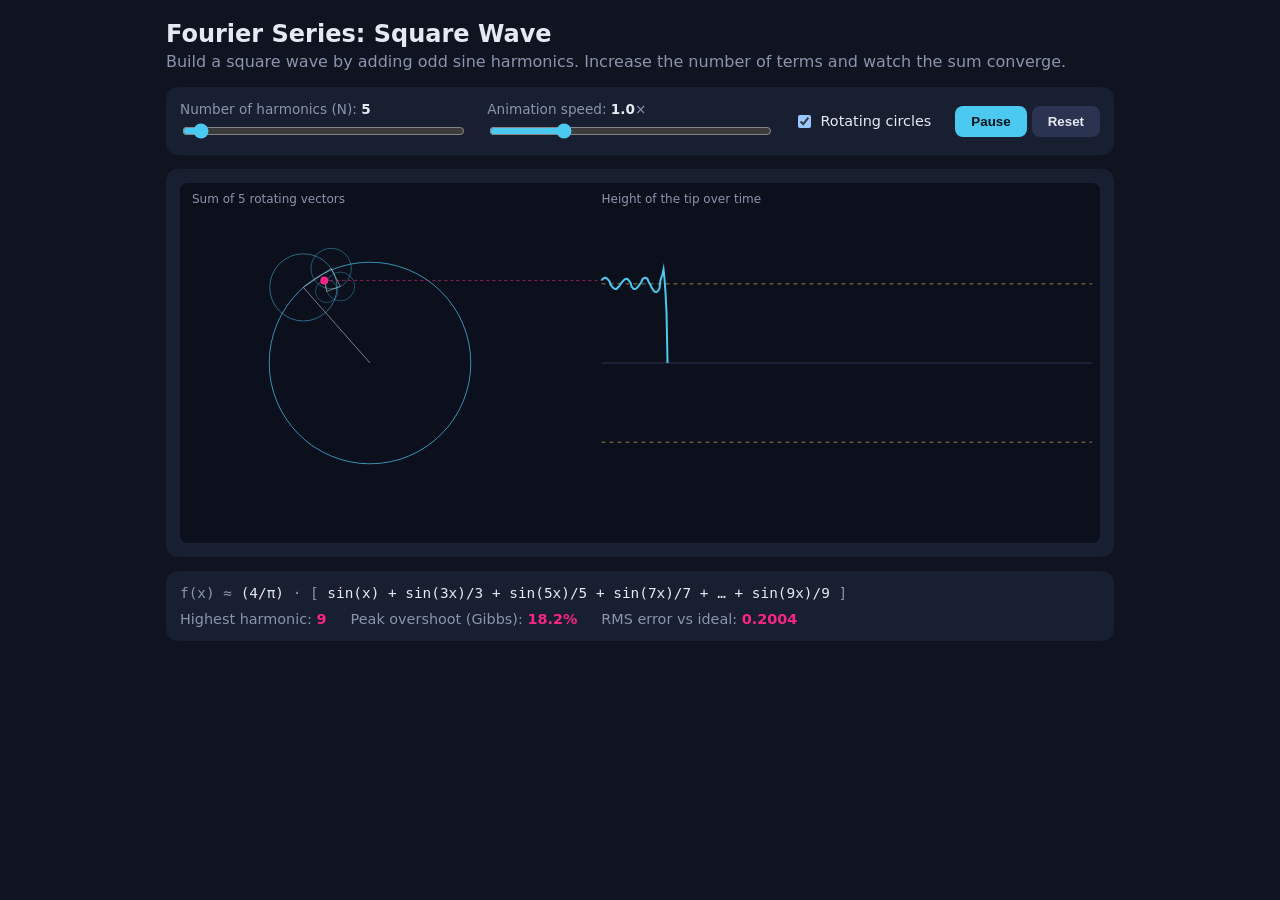
<file: fourier.html>
<!DOCTYPE html>
<html lang="en">
<head>
<meta charset="UTF-8">
<script>try{var s=localStorage.getItem("theme"),e=self!==top;if(s==="light"||s==="dark"||e)document.documentElement.setAttribute("data-theme",s==="light"?"light":"dark")}catch(x){}</script>
<meta name="viewport" content="width=device-width, initial-scale=1">
<title>Fourier Square Wave</title>
<script>if (window.self !== window.top) document.documentElement.classList.add("embedded");</script>
<style>
  :root {
    color-scheme: dark;
    --bg: #0f1420; --panel: #181f31; --text: #e6e9f2; --muted: #8b94ad;
    --accent: #4cc9f0; --accent2: #f72585; --grid: #2a3350; --ideal: #ffd166;
    --stage: #0b101c; --btn2: #2a3350; --btn-text: #04121a; --vec: 230,233,242; --ring: 76,201,240;
  }
  :root[data-theme="light"] {
    color-scheme: light;
    --bg: #f6f3ea; --panel: #ffffff; --text: #14183a; --muted: #566074;
    --accent: #0b7aa8; --accent2: #c0185f; --grid: #cfd4e2; --ideal: #a8730a;
    --stage: #fbfaf5; --btn2: #e3e6f0; --btn-text: #ffffff; --vec: 20,24,58; --ring: 11,122,168;
  }
  * { box-sizing: border-box; }
  html { overflow-x: hidden; -webkit-text-size-adjust: 100%; }
  body { margin: 0; background: var(--bg); color: var(--text);
    font-family: system-ui, -apple-system, "Segoe UI", Roboto, sans-serif; }
  .wrap { max-width: 980px; margin: 0 auto; padding: 20px 16px 40px; }
  h1 { font-size: 1.5rem; margin: 0 0 4px; }
  p.sub { color: var(--muted); margin: 0 0 16px; }
  .panel { background: var(--panel); border-radius: 12px; padding: 14px; margin-bottom: 14px; }
  canvas { width: 100%; height: 360px; display: block; border-radius: 8px; background: var(--stage); }
  .controls { display: flex; flex-wrap: wrap; gap: 16px 24px; align-items: center; }
  .ctl { display: flex; flex-direction: column; gap: 4px; min-width: 200px; flex: 1; }
  .ctl label { font-size: .85rem; color: var(--muted); }
  .ctl b { color: var(--text); }
  input[type=range] { width: 100%; accent-color: var(--accent); }
  .checks { display: flex; flex-wrap: wrap; gap: 14px; font-size: .9rem; }
  .checks label { display: flex; align-items: center; gap: 6px; cursor: pointer; }
  button { background: var(--accent); color: var(--btn-text); border: 0; border-radius: 8px;
    padding: 8px 16px; font-weight: 600; cursor: pointer; }
  button.secondary { background: var(--btn2); color: var(--text); }
  .formula { font-family: ui-monospace, Menlo, Consolas, monospace; font-size: .9rem;
    color: var(--muted); overflow-x: auto; white-space: nowrap; }
  .formula span { color: var(--text); }
  .stats { display: flex; gap: 24px; flex-wrap: wrap; font-size: .9rem; color: var(--muted); }
  .stats b { color: var(--accent2); }
  .legend { display:flex; gap:16px; flex-wrap:wrap; font-size:.8rem; color:var(--muted); margin-top:8px; }
  .legend i { display:inline-block; width:14px; height:3px; margin-right:6px; vertical-align:middle; }
  /* when shown inside the portfolio, the page supplies the title and the frame auto-sizes to this content */
  html.embedded h1, html.embedded p.sub { display: none; }
  html.embedded .wrap { padding: 12px 12px 4px; }
  html.embedded body { background: transparent; }
  @media (max-width: 560px) { .panel { padding: 12px; } .ctl { min-width: 100%; } .stats { gap: 6px 18px; } }
</style>
</head>
<body>
<div class="wrap">
  <h1>Fourier Series: Square Wave</h1>
  <p class="sub">Build a square wave by adding odd sine harmonics. Increase the number of terms and watch the sum converge.</p>

  <div class="panel">
    <div class="controls">
      <div class="ctl">
        <label>Number of harmonics (N): <b id="nVal">5</b></label>
        <input type="range" id="n" min="1" max="100" value="5">
      </div>
      <div class="ctl">
        <label>Animation speed: <b id="sVal">1.0</b>×</label>
        <input type="range" id="speed" min="0" max="4" step="0.1" value="1">
      </div>
      <div class="checks">
        <label><input type="checkbox" id="showCircles" checked> Rotating circles</label>
      </div>
      <div>
        <button id="play">Pause</button>
        <button id="reset" class="secondary">Reset</button>
      </div>
    </div>
  </div>

  <div class="panel">
    <canvas id="anim" height="360"></canvas>
  </div>


  <div class="panel">
    <div class="formula" id="formula"></div>
    <div class="stats" style="margin-top:10px">
      <span>Highest harmonic: <b id="hMax">–</b></span>
      <span>Peak overshoot (Gibbs): <b id="gibbs">–</b></span>
      <span>RMS error vs ideal: <b id="rms">–</b></span>
    </div>
  </div>
</div>

<script>
(function () {
  const $ = id => document.getElementById(id);
  const nSlider = $('n'), speedSlider = $('speed');
  const anim = $('anim');
  const actx = anim.getContext('2d');
  const css = getComputedStyle(document.documentElement);
  let cache = {};
  const C = k => cache[k] || (cache[k] = css.getPropertyValue(k).trim());
  const refreshColors = () => { cache = {}; };

  let N = 5, speed = 1, playing = true, t = 0, last = performance.now();
  let trace = [];

  function fit(canvas, ctx) {
    const dpr = window.devicePixelRatio || 1;
    const w = Math.round(canvas.getBoundingClientRect().width) || canvas.clientWidth, h = w < 560 ? 300 : 360;
    // only resize the bitmap when the layout width really changed (>2px), so mobile
    // address-bar / scrollbar jitter does not clear the canvas and the trace every frame
    if (!canvas._w || Math.abs(canvas._w - w) > 2 || canvas._dpr !== dpr || canvas._h !== h) {
      canvas._w = w; canvas._dpr = dpr; canvas._h = h; canvas.style.height = h + 'px';
      canvas.width = Math.round(w * dpr); canvas.height = Math.round(h * dpr);
      trace = [];
    }
    ctx.setTransform(canvas.width / canvas._w, 0, 0, canvas.height / h, 0, 0);
    return { w: canvas._w, h };
  }

  // partial sum of square wave: (4/pi) * sum_{k=1..N} sin((2k-1)x)/(2k-1)
  function fs(x, n) {
    let s = 0;
    for (let k = 1; k <= n; k++) { const m = 2 * k - 1; s += Math.sin(m * x) / m; }
    return 4 / Math.PI * s;
  }
  const ideal = x => (Math.sin(x) >= 0 ? 1 : -1);

  function drawAnim() {
    const { w, h } = fit(anim, actx);
    const g = actx;
    g.clearRect(0, 0, w, h);
    const compact = w < 560;   // phones: smaller circle so the wave trace gets most of the width
    const cy = h / 2, R = compact ? Math.min(h * 0.26, w * 0.1) : Math.min(h * 0.28, w * 0.14);
    const cx = compact ? R * 1.25 + 6 : Math.min(w * 0.22, 190);
    const waveX = cx + R * 1.9 + (compact ? 14 : 40);
    const waveW = w - waveX - 16;

    // axes
    g.strokeStyle = C('--grid'); g.lineWidth = 1;
    g.beginPath(); g.moveTo(waveX, cy); g.lineTo(w - 8, cy); g.stroke();
    // Ideal square-wave levels (±1) sit at height `scale`; the first circle has radius 4/π · scale = R
    const scale = R * Math.PI / 4;
    g.strokeStyle = C('--ideal'); g.globalAlpha = .55;
    g.setLineDash([4, 4]);
    [-1, 1].forEach(v => { g.beginPath(); g.moveTo(waveX, cy - v * scale); g.lineTo(w - 8, cy - v * scale); g.stroke(); });
    g.setLineDash([]); g.globalAlpha = 1;

    let x = cx, y = cy;
    const showC = $('showCircles').checked;
    for (let k = 1; k <= N; k++) {
      const m = 2 * k - 1;
      const r = 4 / (Math.PI * m) * scale;
      const nx = x + r * Math.cos(m * t);
      const ny = y - r * Math.sin(m * t);
      if (showC) {
        g.strokeStyle = 'rgba(' + C('--ring') + ',' + Math.max(0.15, 0.7 / Math.sqrt(k)) + ')';
        g.lineWidth = 1;
        g.beginPath(); g.arc(x, y, r, 0, Math.PI * 2); g.stroke();
        g.strokeStyle = 'rgba(' + C('--vec') + ',.5)';
        g.beginPath(); g.moveTo(x, y); g.lineTo(nx, ny); g.stroke();
      }
      x = nx; y = ny;
    }
    // tip
    g.fillStyle = C('--accent2');
    g.beginPath(); g.arc(x, y, 4, 0, Math.PI * 2); g.fill();

    // connector
    g.strokeStyle = C('--accent2'); g.globalAlpha = .6; g.lineWidth = 1;
    g.setLineDash([3, 3]);
    g.beginPath(); g.moveTo(x, y); g.lineTo(waveX, y); g.stroke();
    g.setLineDash([]); g.globalAlpha = 1;

    // trace
    trace.unshift(y);
    const maxPts = Math.floor(waveW);
    if (trace.length > maxPts) trace.length = maxPts;
    g.strokeStyle = C('--accent'); g.lineWidth = 2;
    g.beginPath();
    trace.forEach((v, i) => { const px = waveX + i; i ? g.lineTo(px, v) : g.moveTo(px, v); });
    g.stroke();

    // labels
    g.fillStyle = C('--muted'); g.font = '12px system-ui';
    g.fillText(compact ? N + ' vectors' : 'Sum of ' + N + ' rotating vectors', 12, 20);
    g.fillText(compact ? 'Tip height over time' : 'Height of the tip over time', waveX, 20);
  }

  function updateInfo() {
    $('nVal').textContent = N;
    $('hMax').textContent = (2 * N - 1) + (N === 1 ? ' (fundamental only)' : '');
    // overshoot and rms over (0, pi)
    let peak = 0, se = 0, cnt = 0;
    const M = 4000;
    for (let i = 1; i < M; i++) {
      const x = Math.PI * i / M;
      const v = fs(x, N);
      if (v > peak) peak = v;
      const e = v - 1; se += e * e; cnt++;
    }
    $('gibbs').textContent = ((peak - 1) * 100).toFixed(1) + '%';
    $('rms').textContent = Math.sqrt(se / cnt).toFixed(4);
    const terms = [];
    const show = Math.min(N, 4);
    for (let k = 1; k <= show; k++) {
      const m = 2 * k - 1;
      terms.push(m === 1 ? 'sin(x)' : 'sin(' + m + 'x)/' + m);
    }
    $('formula').innerHTML = 'f(x) ≈ <span>(4/π)</span> · [ <span>' + terms.join(' + ') +
      (N > show ? ' + … + sin(' + (2 * N - 1) + 'x)/' + (2 * N - 1) : '') + '</span> ]';
  }

  // The loop sleeps while the canvas is off-screen or the tab is hidden (saves battery on phones).
  let visible = true, rafId = 0;
  function frame(now) {
    rafId = 0;
    if (!visible || document.hidden) { last = now; return; }
    const dt = Math.max(0, Math.min((now - last) / 1000, 0.1)); last = now;
    if (playing) t += dt * speed * 1.6;
    drawAnim();
    rafId = requestAnimationFrame(frame);
  }
  function wake() {
    if (!rafId && visible && !document.hidden) { last = performance.now(); rafId = requestAnimationFrame(frame); }
  }
  if ('IntersectionObserver' in window) {
    new IntersectionObserver(es => { visible = es[es.length - 1].isIntersecting; wake(); }).observe(anim);
  }
  document.addEventListener('visibilitychange', wake);

  nSlider.addEventListener('input', () => { N = +nSlider.value; trace = []; updateInfo(); });
  speedSlider.addEventListener('input', () => { speed = +speedSlider.value; $('sVal').textContent = speed.toFixed(1); });
  $('play').addEventListener('click', () => { playing = !playing; $('play').textContent = playing ? 'Pause' : 'Play'; });
  $('reset').addEventListener('click', () => { t = 0; trace = []; });
  

  window.__refreshFourierColors = refreshColors;
  updateInfo();
  wake();

  // Tell the portfolio page how tall this content is so the frame fits exactly (no inner scrollbar on phones).
  if (document.documentElement.classList.contains('embedded') && 'ResizeObserver' in window) {
    const wrap = document.querySelector('.wrap');
    const report = () => { try { parent.postMessage({ type: 'plotline-height', height: Math.ceil(wrap.getBoundingClientRect().height) + 2 }, '*'); } catch (e) {} };
    new ResizeObserver(report).observe(wrap);
    addEventListener('load', report);
  }
})();

/* Theme sync: the portfolio page tells this lab whether it is light or dark. */
addEventListener('message', function (e) {
  if (e.source !== window.parent) return;
  var d = e.data;
  if (d && d.type === 'plotline-theme' && (d.theme === 'light' || d.theme === 'dark')) {
    document.documentElement.setAttribute('data-theme', d.theme);
    window.__refreshFourierColors && window.__refreshFourierColors();
  }
});
</script>
</body>
</html>
</file>
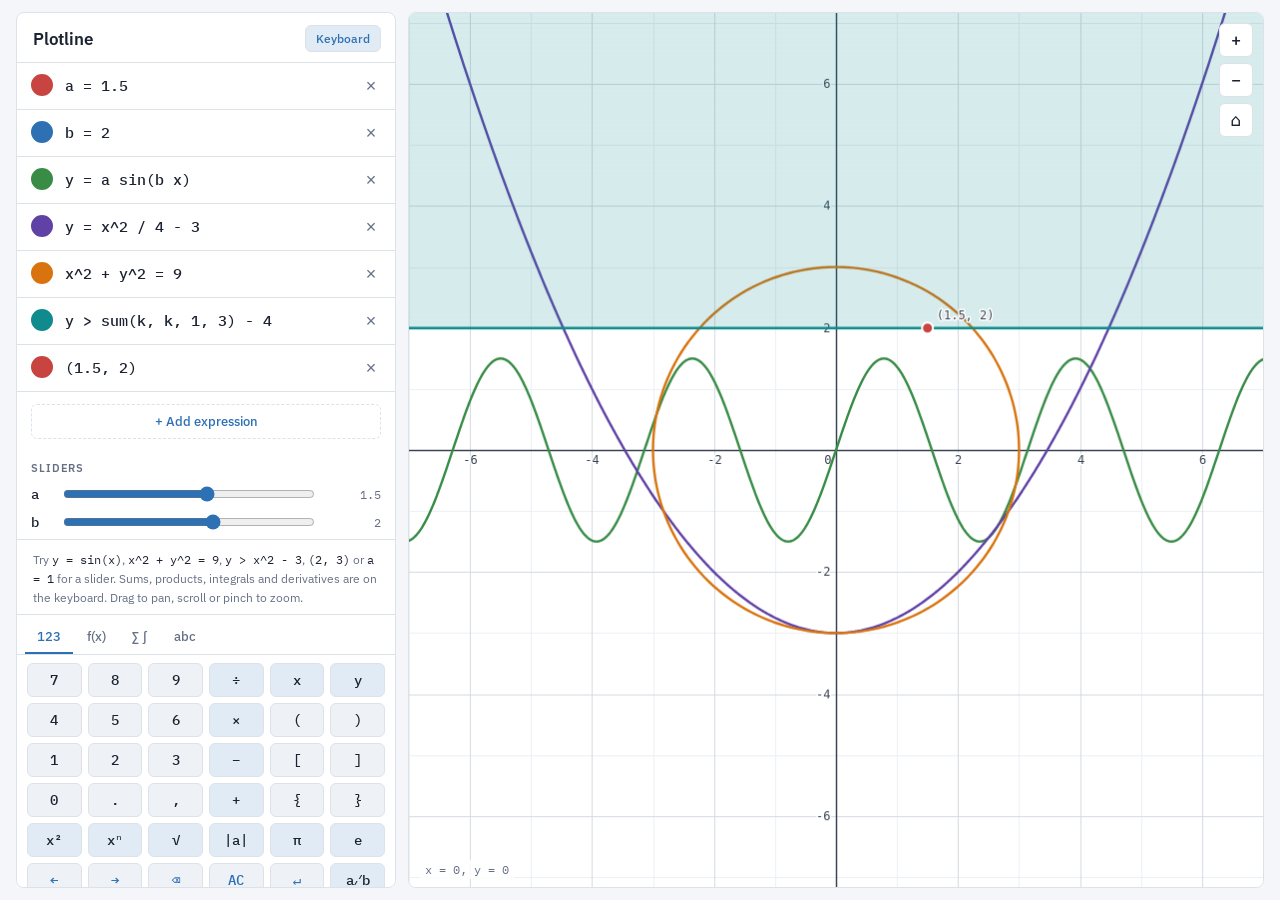
<file: plotline.html>
<!doctype html><html><head><meta charset=utf8><script>try{var s=localStorage.getItem("theme"),e=self!==top;if(s==="light"||s==="dark"||e)document.documentElement.setAttribute("data-theme",s==="light"?"light":"dark")}catch(x){}</script><meta name=viewport content="width=device-width,initial-scale=1,viewport-fit=cover"><style>:root{color-scheme:light;box-sizing:border-box;padding-top:env(safe-area-inset-top,0px);padding-bottom:env(safe-area-inset-bottom,0px)}html{scroll-padding-top:env(safe-area-inset-top,0px)}body{margin:0;padding:0;font:14px -apple-system,BlinkMacSystemFont,sans-serif;background:#fff;color:#000}img{max-width:100%}[hidden]:not([hidden=until-found i]){display:none!important}</style></head><body>
<title>Plotline — 2D Graphing Calculator</title>
<meta name="claude:viewport-fit-sides" content="cover">
<link rel="stylesheet" href="https://fonts.googleapis.com/css2?family=IBM+Plex+Mono:wght@400;500&family=IBM+Plex+Sans:wght@400;500;600&display=swap">
<style>
/* Layout: expression list + math keyboard on the left, square-unit graph canvas filling the rest; stacks (graph first) on phones. */
:root {
  --bg: #f4f6f9;
  --panel: #ffffff;
  --canvas: #ffffff;
  --line: #dde2e9;
  --fg: #1b2330;
  --muted: #667085;
  --accent: #2d70b3;
  --key: #eef1f5;
  --key-op: #e1ebf6;
  --grid-minor: #eceff4;
  --grid-major: #d5dae2;
  --axis: #3b4454;
  --err: #b42318;
  --c0: #c74440; --c1: #2d70b3; --c2: #388c46; --c3: #6042a6; --c4: #d9730d; --c5: #0f8b8d;
  --font-ui: "IBM Plex Sans", system-ui, -apple-system, "Segoe UI", sans-serif;
  --font-math: "IBM Plex Mono", ui-monospace, "SF Mono", Menlo, Consolas, monospace;
}
@media (prefers-color-scheme: dark) {
  :root:not([data-theme="light"]) {
    --bg: #0f1217; --panel: #171b22; --canvas: #12161c; --line: #2a303b; --fg: #e5e9f0; --muted: #98a2b3;
    --accent: #6aa6e8; --key: #212732; --key-op: #1f3350; --grid-minor: #1b212a; --grid-major: #2a313c; --axis: #aab3c2; --err: #f97066;
    --c0: #ef7a76; --c1: #6aa6e8; --c2: #6cc27c; --c3: #a28be0; --c4: #f0a04b; --c5: #4cc3c5;
    color-scheme: dark;
  }
}
:root[data-theme="dark"] {
  --bg: #0f1217; --panel: #171b22; --canvas: #12161c; --line: #2a303b; --fg: #e5e9f0; --muted: #98a2b3;
  --accent: #6aa6e8; --key: #212732; --key-op: #1f3350; --grid-minor: #1b212a; --grid-major: #2a313c; --axis: #aab3c2; --err: #f97066;
  --c0: #ef7a76; --c1: #6aa6e8; --c2: #6cc27c; --c3: #a28be0; --c4: #f0a04b; --c5: #4cc3c5;
  color-scheme: dark;
}
* { box-sizing: border-box; }
html, body { height: 100%; }
body {
  background: var(--bg); color: var(--fg); font-family: var(--font-ui); font-size: 14px;
  padding-block: 12px;
  padding-left: max(16px, env(safe-area-inset-left, 0px));
  padding-right: max(16px, env(safe-area-inset-right, 0px));
}
.app { height: 100%; display: grid; grid-template-columns: minmax(300px, 380px) minmax(0, 1fr); gap: 12px; }
.side, .stage { background: var(--panel); border: 1px solid var(--line); border-radius: 8px; min-width: 0; min-height: 0; }
.side { display: flex; flex-direction: column; overflow: hidden; }
.head { padding: 12px 14px 10px 16px; border-bottom: 1px solid var(--line); display: flex; align-items: center; justify-content: space-between; gap: 8px; }
.head h1 { font-size: 17px; font-weight: 600; margin: 0; letter-spacing: -0.01em; text-wrap: balance; }
.kbt { border: 1px solid var(--line); background: transparent; color: var(--accent); border-radius: 6px; padding: 5px 10px; font: 500 12px var(--font-ui); cursor: pointer; }
.kbt:hover { background: var(--bg); }
.kbt[aria-expanded="true"] { background: var(--key-op); }
.scroll { flex: 1; min-height: 0; overflow-y: auto; }
.rows { display: flex; flex-direction: column; }
.row { display: grid; grid-template-columns: 24px minmax(0, 1fr) 28px; align-items: start; gap: 8px; padding: 8px 10px 8px 14px; border-bottom: 1px solid var(--line); }
.row:focus-within { background: color-mix(in srgb, var(--accent) 6%, var(--panel)); }
.dot { width: 22px; height: 22px; margin-top: 3px; border-radius: 50%; border: 2px solid var(--c); background: var(--c); padding: 0; cursor: pointer; }
.dot[aria-pressed="false"] { background: transparent; }
.row input[type="text"] { width: 100%; min-width: 0; border: 0; background: transparent; color: var(--fg); font: 500 15px/1.6 var(--font-math); padding: 3px 2px; outline: none; }
.row input[type="text"]::placeholder { color: var(--muted); font-weight: 400; }
.err { grid-column: 2; color: var(--err); font-size: 12px; margin-top: -2px; }
.err:empty { display: none; }
.x { width: 28px; height: 28px; margin-top: 1px; border: 0; background: transparent; color: var(--muted); border-radius: 6px; cursor: pointer; font-size: 18px; line-height: 1; }
.x:hover { background: var(--bg); color: var(--fg); }
button:focus-visible, input:focus-visible { outline: 2px solid var(--accent); outline-offset: 1px; }
.add { margin: 12px 14px; padding: 8px 12px; border: 1px dashed var(--line); border-radius: 6px; background: transparent; color: var(--accent); font: 500 13px var(--font-ui); cursor: pointer; width: calc(100% - 28px); }
.add:hover { background: var(--bg); }
.sliders { padding: 4px 14px 8px; display: flex; flex-direction: column; gap: 10px; }
.sliders h2 { font-size: 11px; text-transform: uppercase; letter-spacing: 0.08em; color: var(--muted); margin: 6px 0 0; font-weight: 600; }
.sl { display: grid; grid-template-columns: 22px minmax(0, 1fr) 56px; gap: 10px; align-items: center; }
.sl b { font: 500 14px var(--font-math); }
.sl output { font: 400 12px var(--font-math); text-align: right; color: var(--muted); font-variant-numeric: tabular-nums; }
.sl input[type="range"] { width: 100%; accent-color: var(--accent); margin: 0; }
.hint { padding: 10px 16px 14px; color: var(--muted); font-size: 12px; line-height: 1.6; border-top: 1px solid var(--line); }
.hint code { font-family: var(--font-math); color: var(--fg); }
.kb { border-top: 1px solid var(--line); background: var(--panel); display: flex; flex-direction: column; }
.kb-tabs { display: flex; gap: 2px; padding: 6px 8px 0; border-bottom: 1px solid var(--line); overflow-x: auto; }
.kb-tabs button { border: 0; background: transparent; color: var(--muted); font: 500 13px var(--font-ui); padding: 7px 12px; cursor: pointer; border-bottom: 2px solid transparent; white-space: nowrap; }
.kb-tabs button[aria-selected="true"] { color: var(--accent); border-bottom-color: var(--accent); }
.kb-pad { display: grid; grid-template-columns: repeat(6, minmax(0, 1fr)); gap: 6px; padding: 8px 10px 10px; max-height: 232px; overflow-y: auto; }
.k { height: 34px; border: 1px solid var(--line); background: var(--key); color: var(--fg); border-radius: 6px; font: 500 14px var(--font-math); cursor: pointer; padding: 0 2px; overflow: hidden; white-space: nowrap; }
.k:hover { border-color: var(--accent); }
.k:active { background: var(--key-op); }
.k.op { background: var(--key-op); }
.k.act { color: var(--accent); }
.k.on { background: var(--accent); color: var(--panel); border-color: var(--accent); }
.stage { position: relative; overflow: hidden; background: var(--canvas); }
#cv { position: absolute; inset: 0; width: 100%; height: 100%; touch-action: none; cursor: grab; display: block; }
#cv:active { cursor: grabbing; }
.tools { position: absolute; top: 10px; right: 10px; display: flex; flex-direction: column; gap: 6px; }
.tools button { width: 34px; height: 34px; border: 1px solid var(--line); background: var(--panel); color: var(--fg); border-radius: 6px; cursor: pointer; font: 500 17px var(--font-ui); display: grid; place-items: center; }
.tools button:hover { background: var(--bg); }
.readout { position: absolute; left: 10px; bottom: 8px; font: 400 12px var(--font-math); color: var(--muted); background: color-mix(in srgb, var(--canvas) 82%, transparent); padding: 2px 6px; border-radius: 4px; font-variant-numeric: tabular-nums; pointer-events: none; }
@media (max-width: 720px) {
  .app { grid-template-columns: minmax(0, 1fr); grid-template-rows: minmax(240px, 48%) minmax(0, 1fr); }
  .app.kbopen { grid-template-rows: minmax(150px, 30%) minmax(0, 1fr); }
  .stage { order: -1; }
  .kb-pad { max-height: 190px; }
}
</style>

<div class="app" id="app">
  <aside class="side">
    <div class="head">
      <h1>Plotline</h1>
      <button class="kbt" id="kbt" type="button" aria-expanded="true" aria-controls="kb">Keyboard</button>
    </div>
    <div class="scroll">
      <div class="rows" id="rows"></div>
      <button class="add" id="add" type="button">+ Add expression</button>
      <div class="sliders" id="sliders"></div>
      <div class="hint">Try <code>y = sin(x)</code>, <code>x^2 + y^2 = 9</code>, <code>y &gt; x^2 - 3</code>, <code>(2, 3)</code> or <code>a = 1</code> for a slider. Sums, products, integrals and derivatives are on the keyboard. Drag to pan, scroll or pinch to zoom.</div>
    </div>
    <div class="kb" id="kb">
      <div class="kb-tabs" id="tabs" role="tablist"></div>
      <div class="kb-pad" id="pad"></div>
    </div>
  </aside>
  <main class="stage" id="stage">
    <canvas id="cv" aria-label="Graph"></canvas>
    <div class="tools">
      <button id="zin" type="button" aria-label="Zoom in">+</button>
      <button id="zout" type="button" aria-label="Zoom out">&minus;</button>
      <button id="home" type="button" aria-label="Reset view" title="Reset view">&#8962;</button>
    </div>
    <div class="readout" id="ro">x = 0, y = 0</div>
  </main>
</div>

<script>
(function () {
  "use strict";

  /* ---------- math library ---------- */
  var LG = [0.99999999999980993, 676.5203681218851, -1259.1392167224028, 771.32342877765313, -176.61502916214059,
    12.507343278686905, -0.13857109526572012, 9.9843695780195716e-6, 1.5056327351493116e-7];
  function gamma(z) {
    if (z < 0.5) return Math.PI / (Math.sin(Math.PI * z) * gamma(1 - z));
    z -= 1;
    var a = LG[0], t = z + 7.5;
    for (var i = 1; i < 9; i++) a += LG[i] / (z + i);
    return Math.sqrt(2 * Math.PI) * Math.pow(t, z + 0.5) * Math.exp(-t) * a;
  }
  function isInt(n) { return Math.abs(n - Math.round(n)) < 1e-9; }
  function fact(n) {
    if (isInt(n)) {
      n = Math.round(n);
      if (n < 0) return NaN;
      if (n > 170) return Infinity;
      var r = 1; for (var i = 2; i <= n; i++) r *= i; return r;
    }
    return gamma(n + 1);
  }
  function gcd(a, b) { a = Math.abs(Math.round(a)); b = Math.abs(Math.round(b)); while (b) { var t = a % b; a = b; b = t; } return a; }
  var FN = {
    sin: Math.sin, cos: Math.cos, tan: Math.tan,
    sec: function (v) { return 1 / Math.cos(v); }, csc: function (v) { return 1 / Math.sin(v); }, cot: function (v) { return 1 / Math.tan(v); },
    asin: Math.asin, acos: Math.acos, atan: Math.atan, atan2: Math.atan2,
    sinh: Math.sinh, cosh: Math.cosh, tanh: Math.tanh, asinh: Math.asinh, acosh: Math.acosh, atanh: Math.atanh,
    sqrt: Math.sqrt, cbrt: Math.cbrt, abs: Math.abs, ln: Math.log, log: Math.log10,
    logb: function (b, v) { return Math.log(v) / Math.log(b); },
    exp: Math.exp, floor: Math.floor, ceil: Math.ceil, round: Math.round, sign: Math.sign,
    min: Math.min, max: Math.max,
    mod: function (a, b) { return ((a % b) + b) % b; },
    gcd: gcd, lcm: function (a, b) { var g = gcd(a, b); return g ? Math.abs(Math.round(a) * Math.round(b)) / g : 0; },
    root: function (n, v) { return (v < 0 && Math.round(n) % 2 !== 0) ? -Math.pow(-v, 1 / n) : Math.pow(v, 1 / n); },
    gamma: gamma, fact: fact,
    ncr: function (n, k) { n = Math.round(n); k = Math.round(k); if (k < 0 || k > n) return 0; k = Math.min(k, n - k); var r = 1; for (var i = 1; i <= k; i++) r = r * (n - k + i) / i; return Math.round(r); },
    npr: function (n, k) { n = Math.round(n); k = Math.round(k); if (k < 0 || k > n) return 0; var r = 1; for (var i = 0; i < k; i++) r *= (n - i); return r; },
    sum: function (f, a, b) { a = Math.round(a); b = Math.round(b); if (!isFinite(a) || !isFinite(b) || b - a > 100000) return NaN; var s = 0; for (var i = a; i <= b; i++) s += f(i); return s; },
    prod: function (f, a, b) { a = Math.round(a); b = Math.round(b); if (!isFinite(a) || !isFinite(b) || b - a > 100000) return NaN; var s = 1; for (var i = a; i <= b; i++) s *= f(i); return s; },
    int: function (f, a, b) { if (!isFinite(a) || !isFinite(b)) return NaN; var n = 60, h = (b - a) / n, s = f(a) + f(b); for (var i = 1; i < n; i++) s += f(a + i * h) * (i % 2 ? 4 : 2); return s * h / 3; },
    diff: function (f, t) { var h = 1e-5 * Math.max(1, Math.abs(t)); return (f(t + h) - f(t - h)) / (2 * h); }
  };
  var BOUND = { sum: 1, prod: 1, int: 1, diff: 1 };
  var FNAMES = Object.keys(FN).filter(function (n) { return n !== "atan2" && n !== "fact"; }).concat(["fact"])
    .sort(function (a, b) { return b.length - a.length; });
  var CONSTS = { pi: Math.PI, tau: 2 * Math.PI, phi: (1 + Math.sqrt(5)) / 2, e: Math.E };
  var CNAMES = ["tau", "phi", "pi"];
  var P = {}, M = {};   // slider values and ranges, by letter

  /* ---------- parsing ---------- */
  function splitIdent(name, t) {
    while (name.length) {
      var low = name.toLowerCase();
      var f = FNAMES.find(function (n) { return low.indexOf(n) === 0; });
      if (f) { t.push({ k: "fn", v: f }); name = name.slice(f.length); continue; }
      var cn = CNAMES.find(function (n) { return low.indexOf(n) === 0; });
      if (cn) { t.push({ k: "const", v: cn }); name = name.slice(cn.length); continue; }
      if (name[0] === "e") t.push({ k: "const", v: "e" }); else t.push({ k: "var", v: name[0] });
      name = name.slice(1);
    }
  }
  function tokenize(s) {
    s = s.replace(/π/g, "pi").replace(/τ/g, "tau").replace(/φ/g, "phi").replace(/[×·]/g, "*")
      .replace(/÷/g, "/").replace(/−/g, "-").replace(/√/g, "sqrt");
    var t = [], i = 0, m;
    while (i < s.length) {
      var c = s[i];
      if (/\s/.test(c)) { i++; continue; }
      if ((m = /^(\d+\.?\d*|\.\d+)/.exec(s.slice(i)))) { t.push({ k: "num", v: parseFloat(m[1]) }); i += m[1].length; continue; }
      if (/^atan2(?=\()/i.test(s.slice(i))) { t.push({ k: "fn", v: "atan2" }); i += 5; continue; }
      if ((m = /^[a-zA-Z]+/.exec(s.slice(i)))) { splitIdent(m[0], t); i += m[0].length; continue; }
      if (c === "[" || c === "{") { t.push({ k: "op", v: "(" }); i++; continue; }
      if (c === "]" || c === "}") { t.push({ k: "op", v: ")" }); i++; continue; }
      if ("+-*/^(),|!".indexOf(c) >= 0) { t.push({ k: "op", v: c }); i++; continue; }
      throw new Error('Unexpected "' + c + '"');
    }
    return t;
  }
  function build(tokens, bound, ctx) {
    var p = 0;
    function peek() { return tokens[p]; }
    function isOp(v) { var t = peek(); return t && t.k === "op" && t.v === v; }
    function close() { if (!isOp(")")) throw new Error("Missing )"); p++; }
    function startsAtom() {
      var t = peek();
      return t && (t.k === "num" || t.k === "var" || t.k === "const" || t.k === "fn" || (t.k === "op" && t.v === "("));
    }
    function expr() {
      var a = term();
      while (isOp("+") || isOp("-")) { var op = tokens[p++].v; var b = term(); a = "(" + a + op + b + ")"; }
      return a;
    }
    function term() {
      var a = unary();
      for (;;) {
        if (isOp("*") || isOp("/")) { var op = tokens[p++].v; var b = unary(); a = "(" + a + op + b + ")"; }
        else if (startsAtom()) { var c = unary(); a = "(" + a + "*" + c + ")"; }
        else break;
      }
      return a;
    }
    function unary() {
      if (isOp("-")) { p++; return "(-" + unary() + ")"; }
      if (isOp("+")) { p++; return unary(); }
      return power();
    }
    function power() {
      var a = atom();
      while (isOp("!")) { p++; a = "F.fact(" + a + ")"; }
      if (isOp("^")) { p++; var b = unary(); return "Math.pow(" + a + "," + b + ")"; }
      return a;
    }
    function boundCall(name) {
      if (!isOp("(")) throw new Error(name + " needs ( )");
      var depth = 0, end = -1, q;
      for (q = p; q < tokens.length; q++) {
        var tk = tokens[q];
        if (tk.k === "op" && tk.v === "(") depth++;
        else if (tk.k === "op" && tk.v === ")") { depth--; if (depth === 0) { end = q; break; } }
      }
      if (end < 0) throw new Error("Missing )");
      var inner = tokens.slice(p + 1, end); p = end + 1;
      var args = [], cur = [], d = 0;
      inner.forEach(function (tk) {
        if (tk.k === "op" && tk.v === "(") d++;
        if (tk.k === "op" && tk.v === ")") d--;
        if (tk.k === "op" && tk.v === "," && d === 0) { args.push(cur); cur = []; } else cur.push(tk);
      });
      args.push(cur);
      var need = name === "diff" ? 3 : 4;
      if (args.length !== need) throw new Error(name + " needs " + need + " parts separated by commas");
      var vt = args[1];
      if (vt.length !== 1 || vt[0].k !== "var") throw new Error("Second part must be a single letter, like k");
      var vn = vt[0].v, b2 = {}, key;
      for (key in bound) b2[key] = true;
      b2[vn] = true;
      var body = build(args[0], b2, ctx);
      var rest = args.slice(2).map(function (a) { return build(a, bound, ctx); });
      return "F." + name + "(function(b_" + vn + "){return " + body + ";}," + rest.join(",") + ")";
    }
    function atom() {
      var t = tokens[p++];
      if (!t) throw new Error("Fill in the empty part");
      if (t.k === "num") return "(" + t.v + ")";
      if (t.k === "const") return "(" + CONSTS[t.v] + ")";
      if (t.k === "var") {
        if (bound[t.v]) return "b_" + t.v;
        if (t.v === "x") { ctx.ux = true; return "x"; }
        if (t.v === "y") { ctx.uy = true; return "y"; }
        ctx.params.add(t.v); return "(P." + t.v + ")";
      }
      if (t.k === "fn") {
        if (BOUND[t.v]) return boundCall(t.v);
        var args = [];
        if (isOp("(")) {
          p++; args.push(expr());
          while (isOp(",")) { p++; args.push(expr()); }
          close();
        } else args.push(power());
        return "F." + t.v + "(" + args.join(",") + ")";
      }
      if (t.k === "op" && t.v === "(") { var a = expr(); close(); return "(" + a + ")"; }
      if (t.k === "op" && t.v === "|") {
        var b = expr(); if (!isOp("|")) throw new Error("Missing closing |"); p++; return "Math.abs(" + b + ")";
      }
      if (t.k === "op" && (t.v === ")" || t.v === "," || t.v === "|")) throw new Error("Fill in the empty part");
      throw new Error('Unexpected "' + t.v + '"');
    }
    var code = expr();
    if (p < tokens.length) throw new Error('Unexpected "' + tokens[p].v + '"');
    return code;
  }
  function comp(src) {
    var ctx = { params: new Set(), ux: false, uy: false };
    var code = build(tokenize(src), {}, ctx);
    var raw = new Function("x", "y", "P", "F", "return " + code + ";");
    return { f: function (x, y) { return raw(x, y, P, FN); }, params: ctx.params, ux: ctx.ux, uy: ctx.uy };
  }
  function uni(a, b) { return new Set(Array.from(a).concat(Array.from(b))); }
  function splitTop(s) {
    var parts = [], d = 0, cur = "";
    for (var i = 0; i < s.length; i++) {
      var c = s[i];
      if (c === "(" || c === "[" || c === "{") d++;
      if (c === ")" || c === "]" || c === "}") { d--; if (d < 0) return [s]; }
      if (c === "," && d === 0) { parts.push(cur); cur = ""; } else cur += c;
    }
    parts.push(cur);
    return parts;
  }
  function analyze(text) {
    text = text.replace(/≤/g, "<=").replace(/≥/g, ">=").trim();
    if (!text) return { kind: "empty" };
    try {
      var m = /<=|>=|<|>|=/.exec(text);
      if (m) {
        var op = m[0], L = text.slice(0, m.index).trim(), R = text.slice(m.index + op.length).trim();
        if (!L || !R) throw new Error("Finish the equation");
        var a, b;
        if (op !== "=") {
          a = comp(L); b = comp(R);
          return { kind: "ineq", op: op, f: function (x, y) { return a.f(x, y) - b.f(x, y); }, params: uni(a.params, b.params) };
        }
        if (L === "y" || R === "y") {
          var c0 = comp(L === "y" ? R : L);
          if (!c0.uy) return { kind: "fn", f: c0.f, params: c0.params };
        }
        if (/^[a-df-wzA-Z]$/.test(L)) {
          var cv = comp(R);
          if (!cv.ux && !cv.uy && cv.params.size === 0) return { kind: "param", name: L, value: cv.f(0, 0) };
        }
        a = comp(L); b = comp(R);
        return { kind: "imp", f: function (x, y) { return a.f(x, y) - b.f(x, y); }, params: uni(a.params, b.params) };
      }
      if (/^[(\[{]/.test(text) && /[)\]}]$/.test(text)) {
        var parts = splitTop(text.slice(1, -1));
        if (parts.length === 2) {
          var px = comp(parts[0]), py = comp(parts[1]);
          if (px.ux || px.uy || py.ux || py.uy) throw new Error("Points can't use x or y");
          return { kind: "pt", fx: px.f, fy: py.f, params: uni(px.params, py.params) };
        }
      }
      var c = comp(text);
      if (c.uy) throw new Error('Add an "=", "<" or ">" sign, for example y = ...');
      return { kind: "fn", f: c.f, params: c.params };
    } catch (e) {
      return { kind: "err", msg: e.message };
    }
  }

  /* ---------- state ---------- */
  var S = { rows: [], cx: 0, cy: 0, s: 50 };
  var uid = 0, colorN = 0;
  var rowsEl = document.getElementById("rows"), slEl = document.getElementById("sliders");
  var cv = document.getElementById("cv"), ctx = cv.getContext("2d"), stage = document.getElementById("stage");
  var ro = document.getElementById("ro");
  var W = 300, H = 300, DPR = 1, inited = false, raf = 0, grid = null;

  function fmt(v) {
    if (!isFinite(v)) return String(v);
    if (Math.abs(v) < 1e-12) return "0";
    var a = Math.abs(v);
    if (a >= 1e6 || a < 1e-4) return v.toExponential(2).replace("e+", "e");
    return String(parseFloat(v.toPrecision(10)));
  }
  function save() {
    try { localStorage.setItem("plotline.v2", JSON.stringify(S.rows.map(function (r) { return { t: r.text, v: r.visible }; }))); } catch (e) {}
  }
  function range(v) {
    var m = Math.max(10, Math.ceil(Math.abs(v) * 2));
    return { min: -m, max: m, step: (2 * m) / 2000 };
  }
  function syncParams(changed) {
    var defined = {}, used = new Set();
    S.rows.forEach(function (r) {
      var q = r.res;
      if (q.kind === "param") defined[q.name] = q.value;
      else if (q.params) q.params.forEach(function (n) { used.add(n); });
    });
    var names = new Set(Object.keys(defined).concat(Array.from(used)));
    Object.keys(P).forEach(function (n) { if (!names.has(n)) { delete P[n]; delete M[n]; } });
    names.forEach(function (n) {
      if (!(n in P)) { P[n] = n in defined ? defined[n] : 1; M[n] = range(P[n]); }
      else if (changed && changed.res.kind === "param" && changed.res.name === n && isFinite(defined[n])) {
        P[n] = defined[n];
        if (P[n] < M[n].min || P[n] > M[n].max) M[n] = range(P[n]);
      }
    });
    renderSliders();
  }
  var slKey = "";
  function renderSliders() {
    var names = Object.keys(P).sort();
    var key = names.map(function (n) { return n + M[n].min + M[n].max; }).join("|");
    if (key === slKey) {
      names.forEach(function (n) {
        var el = document.getElementById("sl-" + n); if (el) { el.value = P[n]; document.getElementById("slo-" + n).textContent = fmt(P[n]); }
      });
      return;
    }
    slKey = key;
    slEl.textContent = "";
    if (!names.length) return;
    var h = document.createElement("h2"); h.textContent = "Sliders"; slEl.appendChild(h);
    names.forEach(function (n) {
      var d = document.createElement("div"); d.className = "sl";
      var b = document.createElement("b"); b.textContent = n;
      var inp = document.createElement("input"); inp.type = "range"; inp.id = "sl-" + n;
      inp.min = M[n].min; inp.max = M[n].max; inp.step = M[n].step; inp.value = P[n];
      inp.setAttribute("aria-label", "Value of " + n);
      var o = document.createElement("output"); o.id = "slo-" + n; o.textContent = fmt(P[n]);
      inp.addEventListener("input", function () {
        P[n] = parseFloat(inp.value); o.textContent = fmt(P[n]);
        S.rows.forEach(function (r) {
          if (r.res.kind === "param" && r.res.name === n) {
            r.text = n + " = " + fmt(P[n]); r.inp.value = r.text; r.res.value = P[n];
          }
        });
        redraw();
      });
      inp.addEventListener("change", save);
      d.appendChild(b); d.appendChild(inp); d.appendChild(o); slEl.appendChild(d);
    });
  }

  /* ---------- expression list ---------- */
  var lastInp = null, kbOpen = false;
  var coarse = false;
  try { coarse = window.matchMedia("(pointer: coarse)").matches; } catch (e) {}
  function makeRow(text, visible) {
    var r = { id: ++uid, text: text || "", visible: visible !== false, ci: colorN++ % 6, res: { kind: "empty" } };
    r.res = analyze(r.text);
    return r;
  }
  function buildRow(r) {
    var el = document.createElement("div"); el.className = "row"; el.style.setProperty("--c", "var(--c" + r.ci + ")");
    var dot = document.createElement("button"); dot.type = "button"; dot.className = "dot";
    dot.setAttribute("aria-pressed", String(r.visible)); dot.setAttribute("aria-label", "Show or hide expression");
    dot.addEventListener("click", function () {
      r.visible = !r.visible; dot.setAttribute("aria-pressed", String(r.visible)); save(); redraw();
    });
    var inp = document.createElement("input"); inp.type = "text"; inp.id = "ex-" + r.id; inp.value = r.text;
    inp.placeholder = "Type an expression"; inp.autocomplete = "off"; inp.spellcheck = false;
    inp.setAttribute("autocapitalize", "off"); inp.setAttribute("aria-label", "Expression");
    inp.setAttribute("inputmode", kbOpen && coarse ? "none" : "text");
    var x = document.createElement("button"); x.type = "button"; x.className = "x"; x.textContent = "×";
    x.setAttribute("aria-label", "Delete expression");
    var err = document.createElement("div"); err.className = "err";
    r.el = el; r.inp = inp; r.err = err;
    inp.addEventListener("focus", function () { lastInp = inp; });
    inp.addEventListener("input", function () {
      r.text = inp.value; r.res = analyze(r.text); err.textContent = r.res.kind === "err" ? r.res.msg : "";
      syncParams(r); save(); redraw();
    });
    inp.addEventListener("keydown", function (e) {
      var i = S.rows.indexOf(r);
      if (e.key === "Enter") { e.preventDefault(); insertRow(i + 1); }
      else if (e.key === "Backspace" && r.text === "" && S.rows.length > 1) { e.preventDefault(); removeRow(r, true); }
      else if (e.key === "ArrowDown" && S.rows[i + 1]) { S.rows[i + 1].inp.focus(); }
      else if (e.key === "ArrowUp" && S.rows[i - 1]) { S.rows[i - 1].inp.focus(); }
    });
    x.addEventListener("click", function () { removeRow(r, false); });
    err.textContent = r.res.kind === "err" ? r.res.msg : "";
    el.appendChild(dot); el.appendChild(inp); el.appendChild(x); el.appendChild(err);
    return el;
  }
  function renderRows(focusRow) {
    rowsEl.textContent = "";
    S.rows.forEach(function (r) { rowsEl.appendChild(buildRow(r)); });
    if (focusRow) focusRow.inp.focus();
  }
  function insertRow(at) {
    var r = makeRow("", true); S.rows.splice(at, 0, r); renderRows(r); save();
  }
  function removeRow(r, focusPrev) {
    var i = S.rows.indexOf(r); S.rows.splice(i, 1);
    if (!S.rows.length) S.rows.push(makeRow("", true));
    renderRows(focusPrev ? S.rows[Math.max(0, i - 1)] : null);
    syncParams(null); save(); redraw();
  }
  document.getElementById("add").addEventListener("click", function () { insertRow(S.rows.length); });

  /* ---------- math keyboard ---------- */
  // key = [label, text to insert, caret offset inside the inserted text, style]
  var TABS = [
    { id: "basic", label: "123", keys: [
      ["7", "7"], ["8", "8"], ["9", "9"], ["÷", "/", null, "op"], ["x", "x", null, "op"], ["y", "y", null, "op"],
      ["4", "4"], ["5", "5"], ["6", "6"], ["×", "*", null, "op"], ["(", "("], [")", ")"],
      ["1", "1"], ["2", "2"], ["3", "3"], ["−", "-", null, "op"], ["[", "["], ["]", "]"],
      ["0", "0"], [".", "."], [",", ","], ["+", "+", null, "op"], ["{", "{"], ["}", "}"],
      ["x²", "^2", null, "op"], ["xⁿ", "^()", 2, "op"], ["√", "sqrt()", 5, "op"], ["|a|", "||", 1, "op"], ["π", "pi", null, "op"], ["e", "e", null, "op"],
      ["←", "@left", null, "act"], ["→", "@right", null, "act"], ["⌫", "@back", null, "act"], ["AC", "@clear", null, "act"], ["↵", "@enter", null, "act"], ["a⁄b", "()/()", 1, "op"]
    ] },
    { id: "func", label: "f(x)", keys: [
      ["sin", "sin()", 4], ["cos", "cos()", 4], ["tan", "tan()", 4], ["sec", "sec()", 4], ["csc", "csc()", 4], ["cot", "cot()", 4],
      ["sin⁻¹", "asin()", 5], ["cos⁻¹", "acos()", 5], ["tan⁻¹", "atan()", 5], ["sinh", "sinh()", 5], ["cosh", "cosh()", 5], ["tanh", "tanh()", 5],
      ["sinh⁻¹", "asinh()", 6], ["cosh⁻¹", "acosh()", 6], ["tanh⁻¹", "atanh()", 6], ["ln", "ln()", 3], ["log", "log()", 4], ["logₐ", "logb(,)", 5],
      ["eˣ", "e^()", 3], ["10ˣ", "10^()", 4], ["√", "sqrt()", 5], ["∛", "cbrt()", 5], ["ⁿ√", "root(,)", 5], ["|x|", "abs()", 4],
      ["⌊x⌋", "floor()", 6], ["⌈x⌉", "ceil()", 5], ["round", "round()", 6], ["sign", "sign()", 5], ["min", "min(,)", 4], ["max", "max(,)", 4],
      ["mod", "mod(,)", 4], ["gcd", "gcd(,)", 4], ["lcm", "lcm(,)", 4], ["n!", "!", null], ["nCr", "ncr(,)", 4], ["nPr", "npr(,)", 4],
      ["Γ", "gamma()", 6], ["atan2", "atan2(,)", 6]
    ] },
    { id: "sym", label: "∑ ∫", keys: [
      ["∑", "sum(k^2, k, 1, 10)", 4, "op"], ["∏", "prod(k, k, 1, 5)", 5, "op"], ["∫", "int(t^2, t, 0, x)", 4, "op"], ["d/dx", "diff(t^2, t, x)", 5, "op"], ["=", "="], ["<", "<"],
      [">", ">"], ["≤", "<="], ["≥", ">="], ["π", "pi", null, "op"], ["τ", "tau", null, "op"], ["φ", "phi", null, "op"],
      ["x²", "^2"], ["x³", "^3"], ["x⁻¹", "^(-1)"], ["eˣ", "e^()", 3], ["10ˣ", "10^()", 4], ["^", "^"],
      ["(", "("], [")", ")"], ["[", "["], ["]", "]"], ["{", "{"], ["}", "}"],
      ["|", "|"], ["!", "!"], [",", ","], ["÷", "/"], ["×", "*"], ["−", "-"]
    ] },
    { id: "abc", label: "abc", keys: null }
  ];
  var tabId = "basic", upper = false;
  var kb = document.getElementById("kb"), tabsEl = document.getElementById("tabs"), pad = document.getElementById("pad");
  var kbt = document.getElementById("kbt"), appEl = document.getElementById("app");

  function letterKeys() {
    var ks = [], i, c;
    for (i = 0; i < 26; i++) {
      c = String.fromCharCode((upper ? 65 : 97) + i);
      ks.push([c, c, null, "op"]);
    }
    ks.push(["⇧", "@shift", null, upper ? "on" : "act"], ["␣", " ", null], ["←", "@left", null, "act"],
      ["→", "@right", null, "act"], ["⌫", "@back", null, "act"], ["↵", "@enter", null, "act"]);
    return ks;
  }
  function renderTabs() {
    tabsEl.textContent = "";
    TABS.forEach(function (t) {
      var b = document.createElement("button"); b.type = "button"; b.textContent = t.label;
      b.setAttribute("role", "tab"); b.setAttribute("aria-selected", String(t.id === tabId));
      b.addEventListener("click", function () { tabId = t.id; renderTabs(); renderPad(); });
      tabsEl.appendChild(b);
    });
  }
  function renderPad() {
    pad.textContent = "";
    var tab = TABS.find(function (t) { return t.id === tabId; });
    var keys = tab.keys || letterKeys();
    keys.forEach(function (k) {
      var b = document.createElement("button"); b.type = "button"; b.className = "k" + (k[3] ? " " + k[3] : "");
      b.textContent = k[0]; b.setAttribute("aria-label", k[0] === "␣" ? "Space" : k[0]);
      b.addEventListener("click", function () { press(k); });
      pad.appendChild(b);
    });
  }
  function activeInput() {
    if (lastInp && document.body.contains(lastInp)) return lastInp;
    var r = S.rows[S.rows.length - 1]; return r ? r.inp : null;
  }
  function fire(inp) { inp.dispatchEvent(new Event("input", { bubbles: true })); }
  function press(k) {
    var ins = k[1], inp = activeInput();
    if (ins === "@shift") { upper = !upper; renderPad(); return; }
    if (!inp) return;
    inp.focus();
    var s = inp.selectionStart, e = inp.selectionEnd, pos;
    if (ins === "@left") { pos = Math.max(0, s - 1); inp.setSelectionRange(pos, pos); return; }
    if (ins === "@right") { pos = Math.min(inp.value.length, e + 1); inp.setSelectionRange(pos, pos); return; }
    if (ins === "@clear") { inp.value = ""; fire(inp); return; }
    if (ins === "@enter") {
      var row = S.rows.find(function (r) { return r.inp === inp; });
      insertRow((row ? S.rows.indexOf(row) : S.rows.length - 1) + 1); return;
    }
    if (ins === "@back") {
      if (s === e && s > 0) inp.setRangeText("", s - 1, s, "end"); else inp.setRangeText("", s, e, "end");
      fire(inp); return;
    }
    inp.setRangeText(ins, s, e, "end");
    pos = s + (k[2] == null ? ins.length : k[2]);
    inp.setSelectionRange(pos, pos);
    fire(inp);
  }
  function setKb(open) {
    kbOpen = open; kb.hidden = !open; appEl.classList.toggle("kbopen", open);
    kbt.setAttribute("aria-expanded", String(open));
    S.rows.forEach(function (r) { if (r.inp) r.inp.setAttribute("inputmode", open && coarse ? "none" : "text"); });
  }
  // keep the text cursor in the expression box while keys are pressed
  kb.addEventListener("mousedown", function (e) { e.preventDefault(); });
  kbt.addEventListener("click", function () { setKb(!kbOpen); });

  /* ---------- drawing ---------- */
  function niceStep(raw) {
    var pow = Math.pow(10, Math.floor(Math.log10(raw))), m = raw / pow;
    var n = m <= 1 ? 1 : m <= 2 ? 2 : m <= 5 ? 5 : 10;
    return { step: n * pow, sub: n === 2 ? 2 : 5 };
  }
  function drawGrid(c) {
    var ns = niceStep(80 / S.s), step = ns.step, minor = step / ns.sub;
    var x0 = S.cx - W / 2 / S.s, x1 = S.cx + W / 2 / S.s, y0 = S.cy - H / 2 / S.s, y1 = S.cy + H / 2 / S.s;
    function sx(v) { return Math.round(W / 2 + (v - S.cx) * S.s) + 0.5; }
    function sy(v) { return Math.round(H / 2 - (v - S.cy) * S.s) + 0.5; }
    var i, v;
    ctx.lineWidth = 1; ctx.strokeStyle = c.minor; ctx.beginPath();
    for (i = Math.ceil(x0 / minor); i * minor <= x1; i++) { v = i * minor; ctx.moveTo(sx(v), 0); ctx.lineTo(sx(v), H); }
    for (i = Math.ceil(y0 / minor); i * minor <= y1; i++) { v = i * minor; ctx.moveTo(0, sy(v)); ctx.lineTo(W, sy(v)); }
    ctx.stroke();
    ctx.strokeStyle = c.major; ctx.beginPath();
    for (i = Math.ceil(x0 / step); i * step <= x1; i++) { v = i * step; ctx.moveTo(sx(v), 0); ctx.lineTo(sx(v), H); }
    for (i = Math.ceil(y0 / step); i * step <= y1; i++) { v = i * step; ctx.moveTo(0, sy(v)); ctx.lineTo(W, sy(v)); }
    ctx.stroke();
    ctx.strokeStyle = c.axis; ctx.lineWidth = 1.5; ctx.beginPath();
    if (x0 <= 0 && x1 >= 0) { ctx.moveTo(sx(0), 0); ctx.lineTo(sx(0), H); }
    if (y0 <= 0 && y1 >= 0) { ctx.moveTo(0, sy(0)); ctx.lineTo(W, sy(0)); }
    ctx.stroke();
    ctx.font = '12px "IBM Plex Mono", ui-monospace, monospace'; ctx.fillStyle = c.axis;
    ctx.lineWidth = 3; ctx.strokeStyle = c.canvas; ctx.lineJoin = "round";
    var ay = Math.min(Math.max(sy(0), 6), H - 18), ax = Math.min(Math.max(sx(0), 8), W - 8);
    ctx.textAlign = "center"; ctx.textBaseline = "top";
    for (i = Math.ceil(x0 / step); i * step <= x1; i++) {
      if (i === 0) continue; v = i * step; var tx = sx(v);
      ctx.strokeText(fmt(v), tx, ay + 4); ctx.fillText(fmt(v), tx, ay + 4);
    }
    var left = sx(0) < 30;
    ctx.textAlign = left ? "left" : "right"; ctx.textBaseline = "middle";
    var lx = left ? ax + 6 : ax - 6;
    for (i = Math.ceil(y0 / step); i * step <= y1; i++) {
      if (i === 0) continue; v = i * step; var ty = sy(v);
      ctx.strokeText(fmt(v), lx, ty); ctx.fillText(fmt(v), lx, ty);
    }
    if (x0 <= 0 && x1 >= 0 && y0 <= 0 && y1 >= 0) {
      ctx.textAlign = "right"; ctx.textBaseline = "top";
      ctx.strokeText("0", sx(0) - 5, sy(0) + 4); ctx.fillText("0", sx(0) - 5, sy(0) + 4);
    }
  }
  function plotFn(r) {
    var pen = false, py = 0;
    ctx.beginPath();
    for (var px = 0; px <= W; px++) {
      var x = S.cx + (px - W / 2) / S.s, y = r.f(x, 0);
      if (typeof y !== "number" || !isFinite(y)) { pen = false; continue; }
      var sy = H / 2 - (y - S.cy) * S.s;
      if (Math.abs(sy) > 1e6) { pen = false; continue; }
      if (pen && Math.abs(sy - py) > H * 3) pen = false;
      if (pen) ctx.lineTo(px, sy); else ctx.moveTo(px, sy);
      pen = true; py = sy;
    }
    ctx.stroke();
  }
  var SEG = [null, "LB", "BR", "LR", "TR", "TL,BR", "TB", "TL", "TL", "TB", "TR,LB", "TR", "LR", "BR", "LB", null];
  function fillGrid(r, cell) {
    var nx = Math.ceil(W / cell) + 2, ny = Math.ceil(H / cell) + 2, i, j;
    if (!grid || grid.length < nx * ny) grid = new Float64Array(nx * ny);
    for (j = 0; j < ny; j++) for (i = 0; i < nx; i++)
      grid[j * nx + i] = r.f(S.cx + (i * cell - W / 2) / S.s, S.cy - (j * cell - H / 2) / S.s);
    return { nx: nx, ny: ny };
  }
  function march(nx, ny, cell) {
    function t(a, b) { return a / (a - b); }
    for (var j = 0; j < ny - 1; j++) for (var i = 0; i < nx - 1; i++) {
      var v0 = grid[j * nx + i], v1 = grid[j * nx + i + 1], v2 = grid[(j + 1) * nx + i + 1], v3 = grid[(j + 1) * nx + i];
      if (!(isFinite(v0) && isFinite(v1) && isFinite(v2) && isFinite(v3))) continue;
      var idx = (v0 > 0 ? 8 : 0) | (v1 > 0 ? 4 : 0) | (v2 > 0 ? 2 : 0) | (v3 > 0 ? 1 : 0);
      var spec = SEG[idx]; if (!spec) continue;
      var x0 = i * cell, y0 = j * cell;
      var pts = {
        T: [x0 + cell * t(v0, v1), y0], R: [x0 + cell, y0 + cell * t(v1, v2)],
        B: [x0 + cell * t(v3, v2), y0 + cell], L: [x0, y0 + cell * t(v0, v3)]
      };
      var segs = spec.split(",");
      for (var k = 0; k < segs.length; k++) {
        var a = pts[segs[k][0]], b = pts[segs[k][1]];
        ctx.moveTo(a[0], a[1]); ctx.lineTo(b[0], b[1]);
      }
    }
  }
  function plotImp(r) {
    var g = fillGrid(r, 5);
    ctx.beginPath(); march(g.nx, g.ny, 5); ctx.stroke();
  }
  function plotIneq(r, color) {
    var cell = 5, g = fillGrid(r, cell), nx = g.nx, ny = g.ny, op = r.op, i, j;
    function ok(v) {
      if (!isFinite(v)) return false;
      return op === "<" ? v < 0 : op === "<=" ? v <= 0 : op === ">" ? v > 0 : v >= 0;
    }
    ctx.globalAlpha = 0.17; ctx.fillStyle = color;
    for (j = 0; j < ny; j++) {
      var run = -1;
      for (i = 0; i <= nx; i++) {
        var on = i < nx && ok(grid[j * nx + i]);
        if (on && run < 0) run = i;
        else if (!on && run >= 0) { ctx.fillRect(run * cell - cell / 2, j * cell - cell / 2, (i - run) * cell, cell); run = -1; }
      }
    }
    ctx.globalAlpha = 1;
    ctx.setLineDash(op.length === 1 ? [7, 5] : []);
    ctx.beginPath(); march(nx, ny, cell); ctx.stroke();
    ctx.setLineDash([]);
  }
  function plotPt(r, color, c) {
    var x = r.fx(0, 0), y = r.fy(0, 0);
    if (!isFinite(x) || !isFinite(y)) return;
    var sx = W / 2 + (x - S.cx) * S.s, sy = H / 2 - (y - S.cy) * S.s;
    ctx.beginPath(); ctx.arc(sx, sy, 5.5, 0, Math.PI * 2); ctx.fillStyle = color; ctx.fill();
    ctx.lineWidth = 2; ctx.strokeStyle = c.canvas; ctx.stroke();
    var label = "(" + fmt(x) + ", " + fmt(y) + ")";
    ctx.font = '12px "IBM Plex Mono", ui-monospace, monospace'; ctx.textAlign = "left"; ctx.textBaseline = "bottom";
    ctx.lineWidth = 3; ctx.strokeStyle = c.canvas; ctx.fillStyle = c.axis;
    ctx.strokeText(label, sx + 9, sy - 6); ctx.fillText(label, sx + 9, sy - 6);
  }
  function draw() {
    var cs = getComputedStyle(document.documentElement);
    function g(n) { return cs.getPropertyValue(n).trim(); }
    var c = { canvas: g("--canvas"), minor: g("--grid-minor"), major: g("--grid-major"), axis: g("--axis") };
    ctx.setTransform(DPR, 0, 0, DPR, 0, 0);
    ctx.fillStyle = c.canvas; ctx.fillRect(0, 0, W, H);
    drawGrid(c);
    ctx.lineJoin = "round"; ctx.lineCap = "round";
    S.rows.forEach(function (r) {
      if (!r.visible) return;
      var k = r.res.kind; if (k !== "fn" && k !== "imp" && k !== "pt" && k !== "ineq") return;
      var color = g("--c" + r.ci);
      ctx.strokeStyle = color; ctx.lineWidth = 2.4;
      if (k === "fn") plotFn(r.res); else if (k === "imp") plotImp(r.res); else if (k === "ineq") plotIneq(r.res, color); else plotPt(r.res, color, c);
    });
  }
  function redraw() { if (!raf) raf = requestAnimationFrame(function () { raf = 0; draw(); }); }

  /* ---------- view controls ---------- */
  function zoomAt(px, py, f) {
    var wx = S.cx + (px - W / 2) / S.s, wy = S.cy - (py - H / 2) / S.s;
    S.s = Math.min(1e5, Math.max(1e-3, S.s * f));
    S.cx = wx - (px - W / 2) / S.s; S.cy = wy + (py - H / 2) / S.s;
  }
  function home() { S.cx = 0; S.cy = 0; S.s = Math.min(W, H) / 14; redraw(); }
  var ptrs = new Map(), lastDist = 0;
  cv.addEventListener("pointerdown", function (e) {
    cv.setPointerCapture(e.pointerId); ptrs.set(e.pointerId, { x: e.offsetX, y: e.offsetY });
    if (ptrs.size === 2) { var a = Array.from(ptrs.values()); lastDist = Math.hypot(a[0].x - a[1].x, a[0].y - a[1].y); }
  });
  cv.addEventListener("pointermove", function (e) {
    var wx = S.cx + (e.offsetX - W / 2) / S.s, wy = S.cy - (e.offsetY - H / 2) / S.s;
    var dec = Math.min(8, Math.max(0, Math.ceil(Math.log10(S.s))));
    ro.textContent = "x = " + wx.toFixed(dec) + ", y = " + wy.toFixed(dec);
    var p = ptrs.get(e.pointerId); if (!p) return;
    if (ptrs.size === 1) { S.cx -= (e.offsetX - p.x) / S.s; S.cy += (e.offsetY - p.y) / S.s; }
    p.x = e.offsetX; p.y = e.offsetY;
    if (ptrs.size === 2) {
      var a = Array.from(ptrs.values()), d = Math.hypot(a[0].x - a[1].x, a[0].y - a[1].y);
      if (lastDist) zoomAt((a[0].x + a[1].x) / 2, (a[0].y + a[1].y) / 2, d / lastDist);
      lastDist = d;
    }
    redraw();
  });
  function up(e) { ptrs.delete(e.pointerId); lastDist = 0; }
  cv.addEventListener("pointerup", up); cv.addEventListener("pointercancel", up);
  cv.addEventListener("wheel", function (e) {
    e.preventDefault();
    var k = e.deltaMode === 1 ? 30 : 1;
    zoomAt(e.offsetX, e.offsetY, Math.exp(-e.deltaY * k * 0.0015)); redraw();
  }, { passive: false });
  document.getElementById("zin").addEventListener("click", function () { zoomAt(W / 2, H / 2, 1.4); redraw(); });
  document.getElementById("zout").addEventListener("click", function () { zoomAt(W / 2, H / 2, 1 / 1.4); redraw(); });
  document.getElementById("home").addEventListener("click", home);

  function resize() {
    var b = stage.getBoundingClientRect();
    W = Math.max(50, b.width); H = Math.max(50, b.height); DPR = window.devicePixelRatio || 1;
    cv.width = Math.round(W * DPR); cv.height = Math.round(H * DPR);
    if (!inited) { S.s = Math.min(W, H) / 14; inited = true; }
    draw();
  }
  new ResizeObserver(resize).observe(stage);
  try { window.matchMedia("(prefers-color-scheme: dark)").addEventListener("change", redraw); } catch (e) {}
  new MutationObserver(redraw).observe(document.documentElement, { attributes: true, attributeFilter: ["data-theme"] });

  /* ---------- start ---------- */
  var start = null;
  try { start = JSON.parse(localStorage.getItem("plotline.v2") || "null"); } catch (e) {}
  if (!Array.isArray(start) || !start.length) {
    start = [{ t: "a = 1.5" }, { t: "b = 2" }, { t: "y = a sin(b x)" }, { t: "y = x^2 / 4 - 3" }, { t: "x^2 + y^2 = 9" }, { t: "y > sum(k, k, 1, 3) - 4" }, { t: "(1.5, 2)" }];
  }
  start.forEach(function (o) { S.rows.push(makeRow(String(o.t || ""), o.v !== false)); });
  renderTabs(); renderPad();
  var wide = true;
  try { wide = window.matchMedia("(min-width: 721px)").matches; } catch (e) {}
  setKb(wide);
  renderRows(null);
  syncParams(null);
  resize();
})();
</script>

<script>
/* Theme sync: the portfolio page tells this calculator whether it is light or dark. */
addEventListener('message', function (e) {
  if (e.source !== window.parent) return;
  var d = e.data;
  if (d && d.type === 'plotline-theme' && (d.theme === 'light' || d.theme === 'dark'))
    document.documentElement.setAttribute('data-theme', d.theme);
});
</script>
</body></html>
</file>
